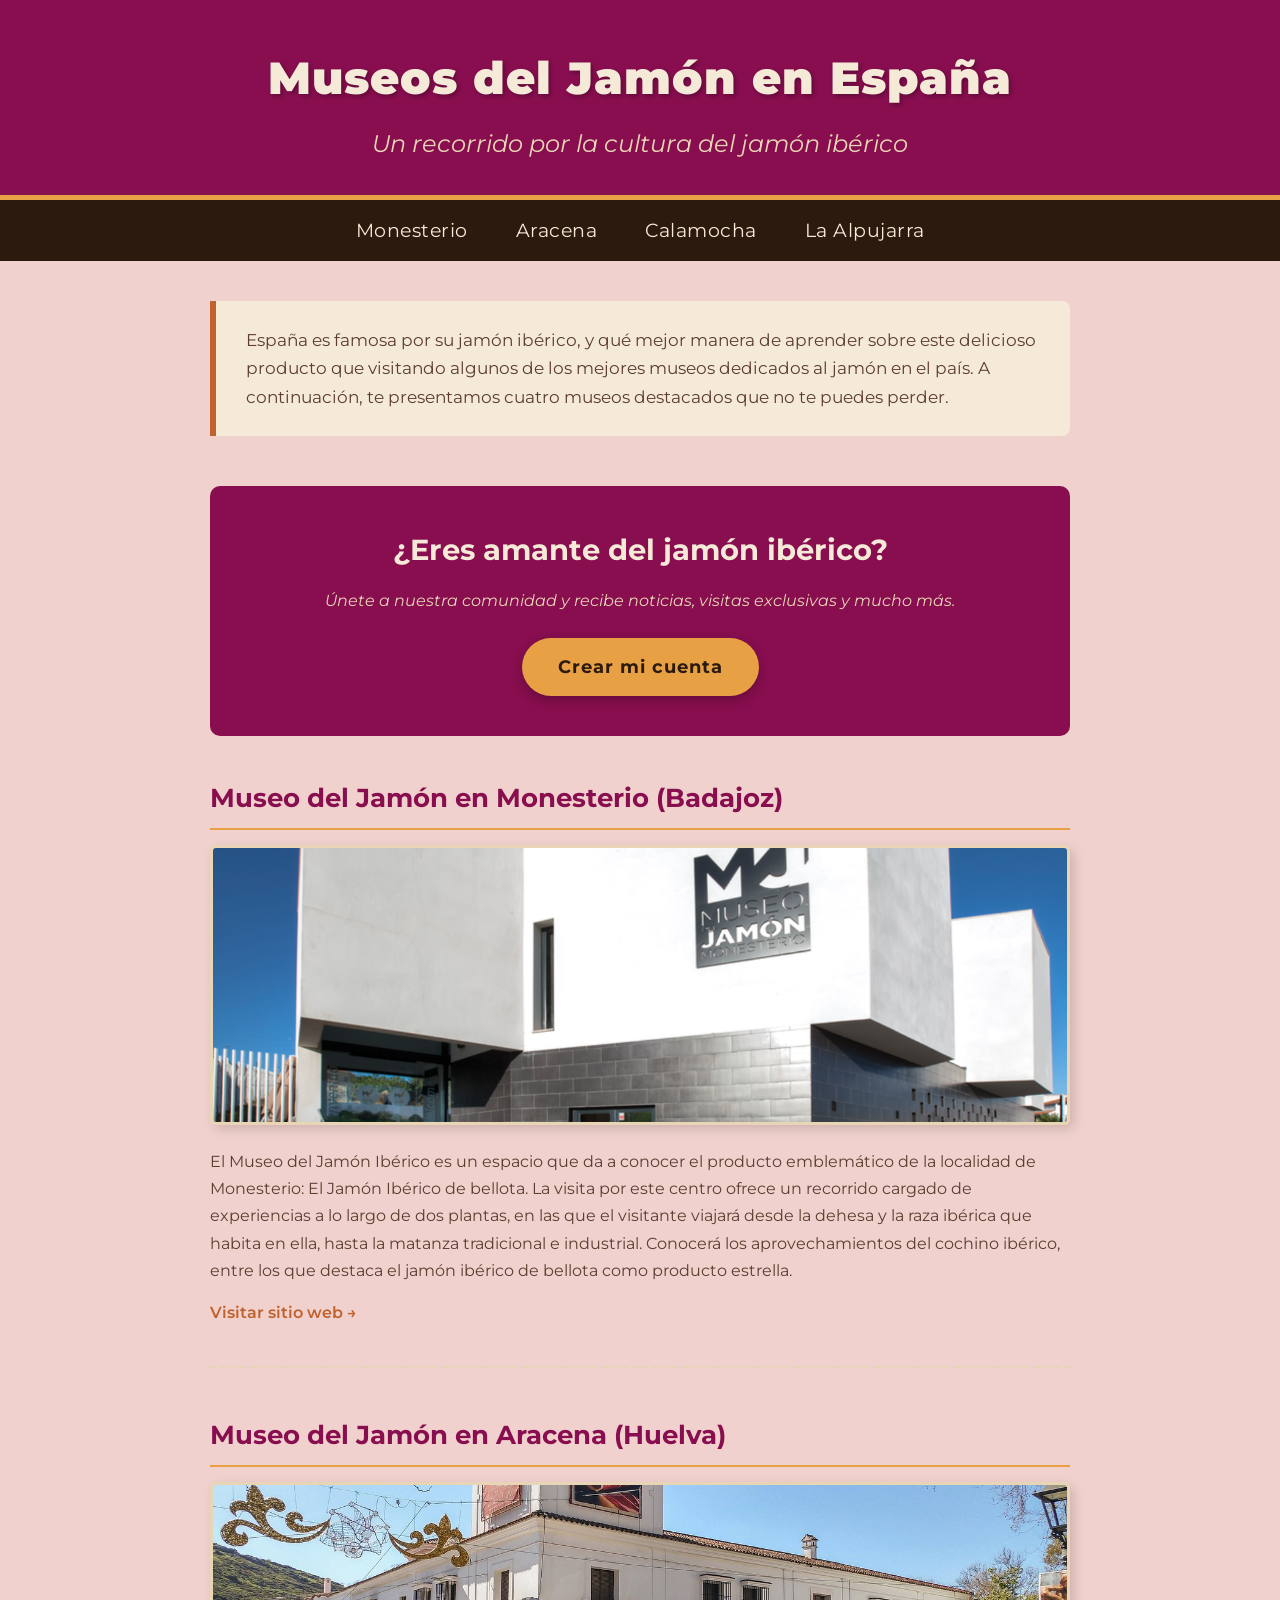
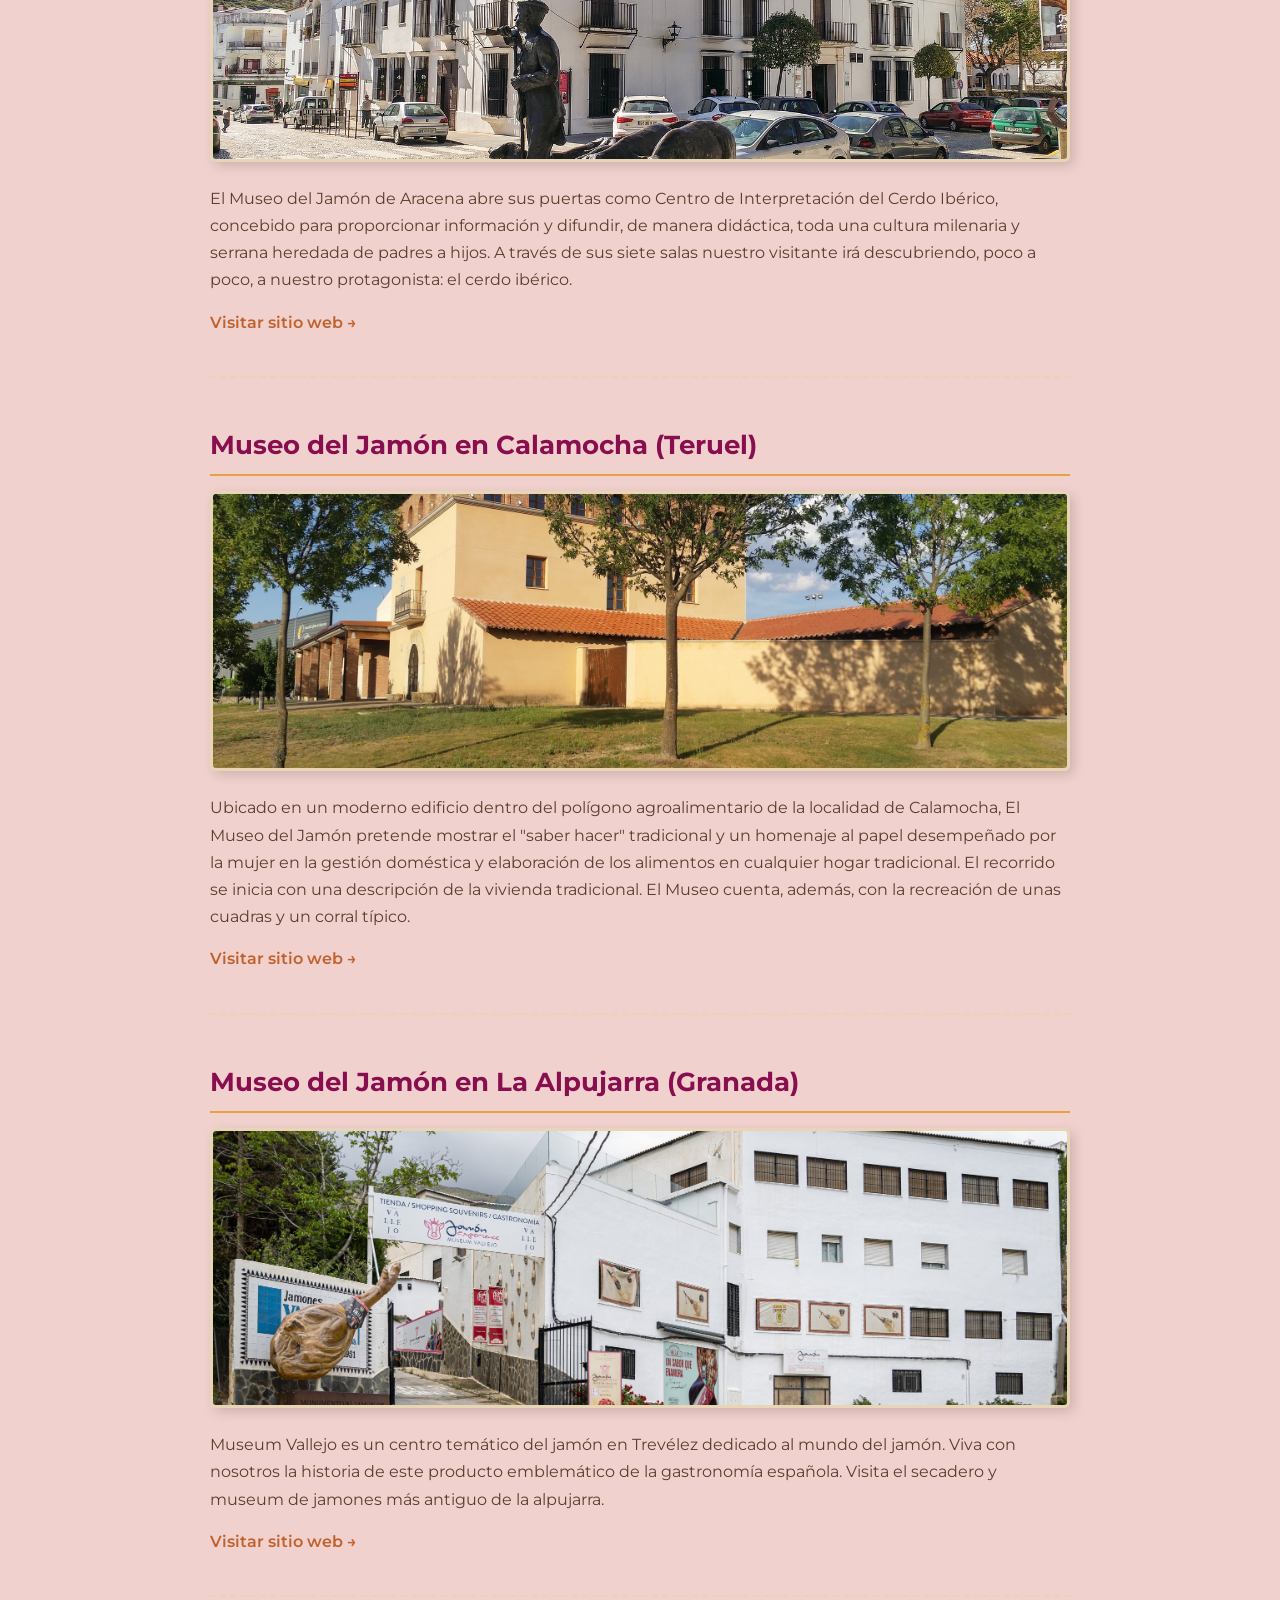
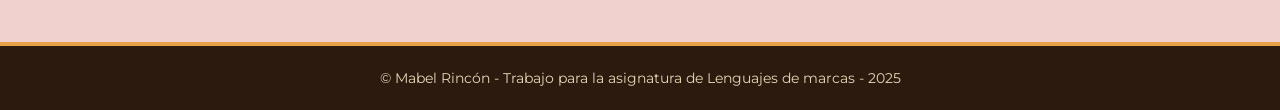
<file: index.html>
<!DOCTYPE html>
<html lang="es">

<head>
    <meta charset="UTF-8">
    <meta name="viewport" content="width=device-width, initial-scale=1.0">
    <title>Museos del Jamón en España</title>
    <link href="https://fonts.googleapis.com/css?family=Montserrat" rel="stylesheet" type="text/css">
    <link rel="stylesheet" href="estilos/jamon.css">
</head>

<body>

    <header>
        <h1>Museos del Jamón en España</h1>
        <p class="subtitulo">Un recorrido por la cultura del jamón ibérico</p>
    </header>

    <nav>
        <ul>
            <li><a href="#badajoz">Monesterio</a></li>
            <li><a href="#huelva">Aracena</a></li>
            <li><a href="#teruel">Calamocha</a></li>
            <li><a href="#granada">La Alpujarra</a></li>
        </ul>
    </nav>

    <main>

        <section class="intro">
            <p>
                España es famosa por su jamón ibérico, y qué mejor manera de aprender sobre este
                delicioso producto que visitando algunos de los mejores museos dedicados al jamón
                en el país. A continuación, te presentamos cuatro museos destacados que no te puedes perder.
            </p>
        </section>

        <section class="seccion-registro">
            <h2>¿Eres amante del jamón ibérico?</h2>
            <p>Únete a nuestra comunidad y recibe noticias, visitas exclusivas y mucho más.</p>
            <a href="formulario.html" class="btn-registro">Crear mi cuenta</a>
        </section>


        <article class="museo" id="badajoz">
            <h2>Museo del Jamón en Monesterio (Badajoz)</h2>
            <a href="http://www.museodeljamondemonesterio.com/index/index.html" target="_blank">
                <img src="imagenes/museo_monesterio.png" alt="Entrada al Museo del Jamón en Monesterio"
                    title="Museo del Jamón - Monesterio (Badajoz)">
            </a>
            <p>
                El Museo del Jamón Ibérico es un espacio que da a conocer el producto emblemático de la localidad
                de Monesterio: El Jamón Ibérico de bellota. La visita por este centro ofrece un recorrido cargado
                de experiencias a lo largo de dos plantas, en las que el visitante viajará desde la dehesa y la raza
                ibérica que habita en ella, hasta la matanza tradicional e industrial. Conocerá los aprovechamientos
                del cochino ibérico, entre los que destaca el jamón ibérico de bellota como producto estrella.
            </p>
            <a href="http://www.museodeljamondemonesterio.com/index/index.html" target="_blank">Visitar sitio web →</a>
        </article>

        <article class="museo" id="huelva">
            <h2>Museo del Jamón en Aracena (Huelva)</h2>
            <a href="https://www.aracena.es/es/municipio/museo/" target="_blank">
                <img src="imagenes/museo_aracena.jpg" alt="Entrada al Museo del Jamón en Aracena"
                    title="Museo del Jamón - Aracena (Huelva)">
            </a>
            <p>
                El Museo del Jamón de Aracena abre sus puertas como Centro de Interpretación del Cerdo Ibérico,
                concebido para proporcionar información y difundir, de manera didáctica, toda una cultura milenaria
                y serrana heredada de padres a hijos. A través de sus siete salas nuestro visitante irá descubriendo,
                poco a poco, a nuestro protagonista: el cerdo ibérico.
            </p>
            <a href="https://www.aracena.es/es/municipio/museo/" target="_blank">Visitar sitio web →</a>
        </article>

        <article class="museo" id="teruel">
            <h2>Museo del Jamón en Calamocha (Teruel)</h2>
            <a href="https://culturadearagon.es/museos/museo-del-jamon/" target="_blank">
                <img src="imagenes/museo_calamocha.jpeg" alt="Entrada al Museo del Jamón en Calamocha"
                    title="Museo del Jamón - Calamocha (Teruel)">
            </a>
            <p>
                Ubicado en un moderno edificio dentro del polígono agroalimentario de la localidad de Calamocha,
                El Museo del Jamón pretende mostrar el "saber hacer" tradicional y un homenaje al papel desempeñado
                por la mujer en la gestión doméstica y elaboración de los alimentos en cualquier hogar tradicional.
                El recorrido se inicia con una descripción de la vivienda tradicional. El Museo cuenta, además, con
                la recreación de unas cuadras y un corral típico.
            </p>
            <a href="https://culturadearagon.es/museos/museo-del-jamon/" target="_blank">Visitar sitio web →</a>
        </article>

        <article class="museo" id="granada">
            <h2>Museo del Jamón en La Alpujarra (Granada)</h2>
            <a href="https://museumvallejo.com/" target="_blank">
                <img src="imagenes/museo_laAlpujarra.jpg" alt="Entrada al Museo del Jamón en La Alpujarra"
                    title="Museo del Jamón - La Alpujarra (Granada)">
            </a>
            <p>
                Museum Vallejo es un centro temático del jamón en Trevélez dedicado al mundo del jamón.
                Viva con nosotros la historia de este producto emblemático de la gastronomía española.
                Visita el secadero y museum de jamones más antiguo de la alpujarra.
            </p>
            <a href="https://museumvallejo.com/" target="_blank">Visitar sitio web →</a>
        </article>

    </main>

    <footer>
        <p>© Mabel Rincón - Trabajo para la asignatura de Lenguajes de marcas - 2025</p>
    </footer>

</body>

</html>
</file>
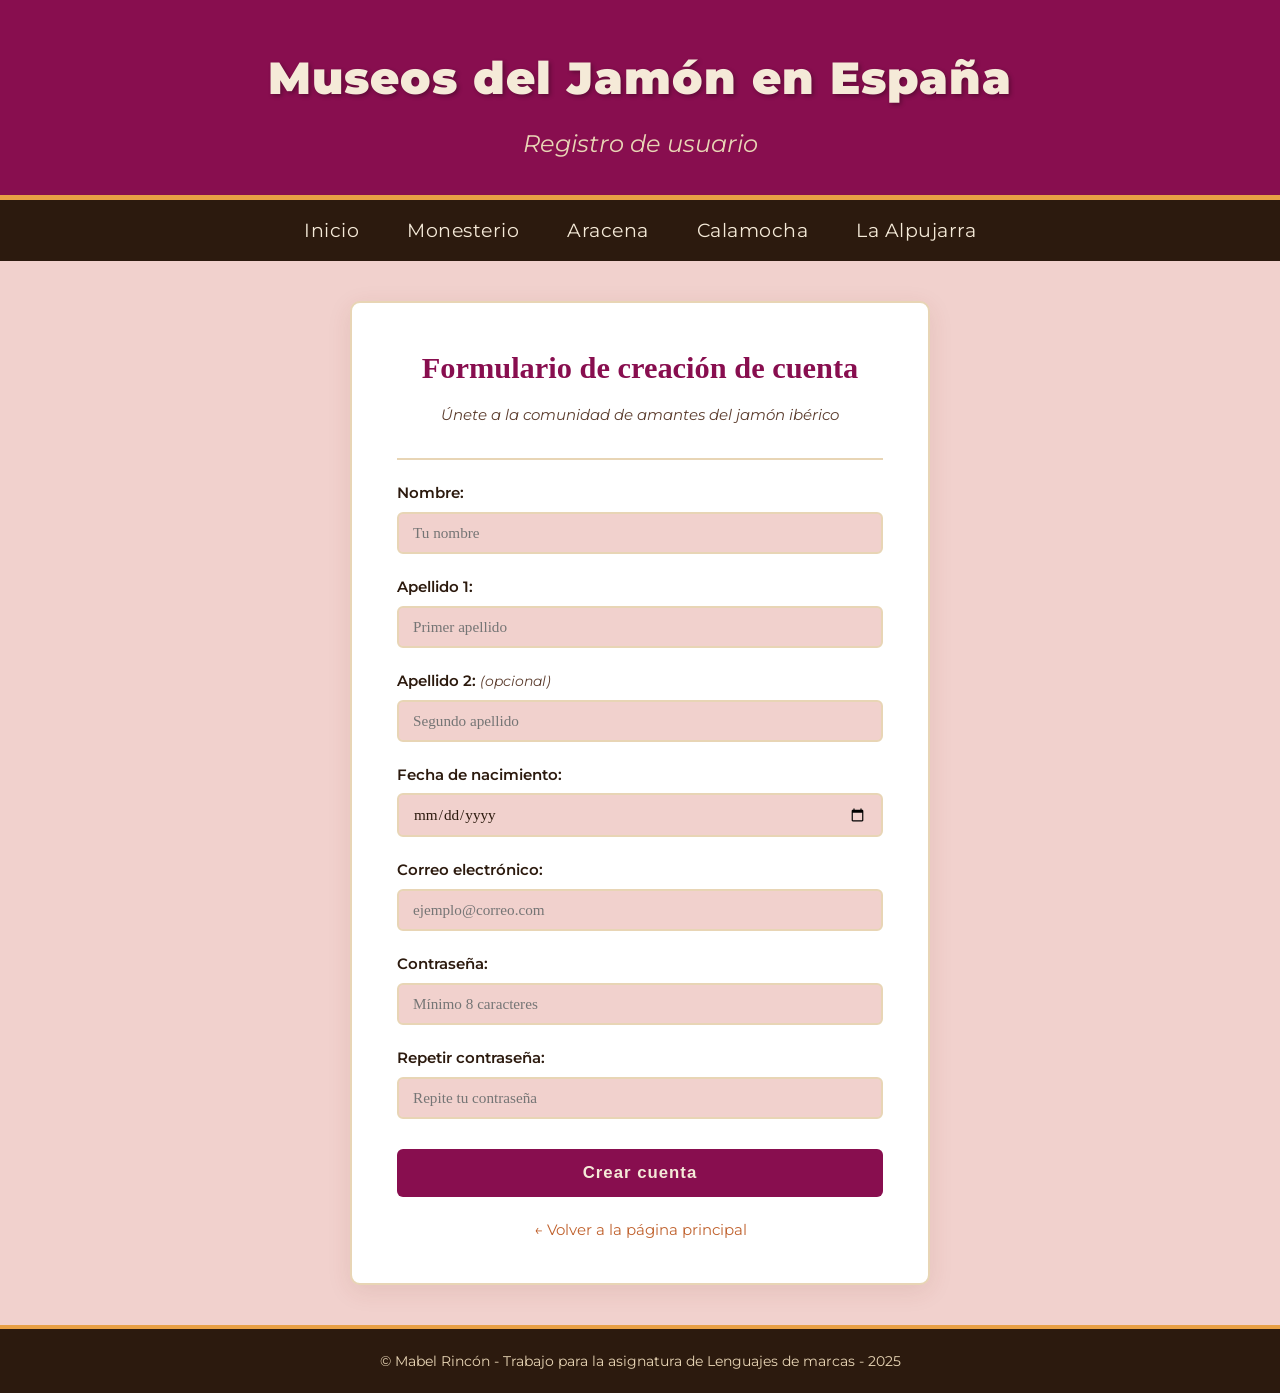
<file: formulario.html>
<!DOCTYPE html>
<html lang="es">

<head>
    <meta charset="UTF-8">
    <meta name="viewport" content="width=device-width, initial-scale=1.0">
    <title>Crear cuenta - Museos del Jamón</title>
    <link href="https://fonts.googleapis.com/css?family=Montserrat" rel="stylesheet" type="text/css">
    <link rel="stylesheet" href="estilos/jamon.css">
</head>

<body>

    <header>
        <h1>Museos del Jamón en España</h1>
        <p class="subtitulo">Registro de usuario</p>
    </header>

    <nav>
        <ul>
            <li><a href="index.html">Inicio</a></li>
            <li><a href="index.html#badajoz">Monesterio</a></li>
            <li><a href="index.html#huelva">Aracena</a></li>
            <li><a href="index.html#teruel">Calamocha</a></li>
            <li><a href="index.html#granada">La Alpujarra</a></li>
        </ul>
    </nav>

    <div class="contenedor-formulario">

        <div class="caja-formulario">

            <h1>Formulario de creación de cuenta</h1>
            <p class="subtitulo-form">Únete a la comunidad de amantes del jamón ibérico</p>

            <hr class="separador">

            <form id="formulario-registro" novalidate>

                <div class="campo">
                    <label for="nombre">Nombre:</label>
                    <input type="text" id="nombre" name="nombre" placeholder="Tu nombre">
                    <span class="mensaje-error" id="error-nombre">Por favor, introduce tu nombre.</span>
                </div>

                <div class="campo">
                    <label for="apellido1">Apellido 1:</label>
                    <input type="text" id="apellido1" name="apellido1" placeholder="Primer apellido">
                    <span class="mensaje-error" id="error-apellido1">Por favor, introduce tu primer apellido.</span>
                </div>

                <div class="campo">
                    <label for="apellido2">Apellido 2: <span class="opcional">(opcional)</span></label>
                    <input type="text" id="apellido2" name="apellido2" placeholder="Segundo apellido">
                </div>

                <div class="campo">
                    <label for="fechaNacimiento">Fecha de nacimiento:</label>
                    <input type="date" id="fechaNacimiento" name="fechaNacimiento">
                    <span class="mensaje-error" id="error-fecha">Por favor, introduce tu fecha de nacimiento.</span>
                </div>

                <div class="campo">
                    <label for="email">Correo electrónico:</label>
                    <input type="text" id="email" name="email" placeholder="ejemplo@correo.com">
                    <span class="mensaje-error" id="error-email">Por favor, introduce un correo electrónico válido
                        (texto@texto.texto).</span>
                </div>

                <div class="campo">
                    <label for="contrasena">Contraseña:</label>
                    <input type="password" id="contrasena" name="contrasena" placeholder="Mínimo 8 caracteres">
                    <span class="mensaje-error" id="error-contrasena">La contraseña debe tener al menos 8
                        caracteres.</span>
                </div>

                <div class="campo">
                    <label for="repetirContrasena">Repetir contraseña:</label>
                    <input type="password" id="repetirContrasena" name="repetirContrasena"
                        placeholder="Repite tu contraseña">
                    <span class="mensaje-error" id="error-repetir">Las contraseñas no coinciden.</span>
                </div>

                <button type="button" class="btn-enviar" onclick="validarFormulario()">Crear cuenta</button>

            </form>

            <div class="mensaje-exito" id="mensaje-exito">
                <strong id="texto-exito">¡Cuenta creada con éxito!</strong>
                <span>Bienvenido/a a la comunidad de los Museos del Jamón.</span>
            </div>

            <a href="index.html" class="enlace-volver">← Volver a la página principal</a>

        </div>

    </div>

    <footer>
        <p>© Mabel Rincón - Trabajo para la asignatura de Lenguajes de marcas - 2025</p>
    </footer>

    <script src="validaciones.js"></script>
</body>

</html>
</file>
<file: estilos/jamon.css>
:root {
    --color-primario: #880e4f;
    --color-secundario: #c0622e;
    --color-acento: #e8a045;
    --color-crema: #f5ead8;
    --color-crema-oscuro: #e8d5b5;
    --color-texto: #2c1a0e;
    --color-texto-claro: #5c3d2e;
    --color-fondo: #f1d1cd;
    --color-exito: #4a7c4e;
    --color-error: #c0392b;
}


* {
    margin: 0;
    padding: 0;
    box-sizing: border-box;
}

body {
    font-family: Montserrat, Arial, sans-serif;
    background-color: var(--color-fondo);
    color: var(--color-texto);
    line-height: 1.7;
}

header {
    background-color: var(--color-primario);
    color: var(--color-crema);
    text-align: center;
    padding: 40px 20px 30px;
    border-bottom: 5px solid var(--color-acento);
    position: relative;
}

header h1 {
    font-size: 2.8rem;
    font-weight: 900;
    letter-spacing: 1px;
    text-shadow: 2px 2px 4px rgba(0, 0, 0, 0.3);
}

header p.subtitulo {
    font-style: italic;
    color: var(--color-crema-oscuro);
    margin-top: 8px;
    font-size: 1.50rem;
}

nav {
    background-color: var(--color-texto);
    text-align: center;
    padding: 0;
}

nav ul {
    list-style: none;
    display: flex;
    justify-content: center;
    flex-wrap: wrap;
}

nav ul li a {
    display: block;
    color: var(--color-crema);
    text-decoration: none;
    padding: 14px 24px;
    font-size: 1.2rem;
    letter-spacing: 0.5px;
    transition: background-color 0.3s, color 0.3s;
}

nav ul li a:hover {
    background-color: var(--color-secundario);
    color: var(--color-acento);
}

main {
    max-width: 900px;
    margin: 40px auto;
    padding: 0 20px;
}

.intro {
    background-color: var(--color-crema);
    border-left: 6px solid var(--color-secundario);
    padding: 25px 30px;
    margin-bottom: 40px;
    border-radius: 0 8px 8px 0;
}

.intro p {
    font-size: 1.05rem;
    color: var(--color-texto-claro);
}


.museo {
    display: flex;
    flex-direction: column;
    gap: 15px;
    margin-bottom: 45px;
    padding-bottom: 40px;
    border-bottom: 2px dashed var(--color-crema-oscuro);
}

.museo h2 {
    color: var(--color-primario);
    font-size: 1.6rem;
    border-bottom: 2px solid var(--color-acento);
    padding-bottom: 8px;
}

.museo img {
    width: 100%;
    max-height: 280px;
    object-fit: cover;
    border-radius: 6px;
    border: 3px solid var(--color-crema-oscuro);
    box-shadow: 4px 4px 12px rgba(0, 0, 0, 0.15);
}

.museo p {
    color: var(--color-texto-claro);
    font-size: 1rem;
}

.museo a {
    color: var(--color-secundario);
    font-weight: 600;
    text-decoration: none;
}

.museo a:hover {
    text-decoration: underline;
    color: var(--color-primario);
}

.seccion-registro {
    background-color: var(--color-primario);
    color: var(--color-crema);
    text-align: center;
    padding: 40px 30px;
    border-radius: 10px;
    margin: 50px 0 40px;
}

.seccion-registro h2 {
    font-size: 1.8rem;
    margin-bottom: 12px;
}

.seccion-registro p {
    margin-bottom: 24px;
    color: var(--color-crema-oscuro);
    font-style: italic;
}

.btn-registro {
    display: inline-block;
    background-color: var(--color-acento);
    color: var(--color-texto);
    font-size: 1.1rem;
    font-weight: 700;
    padding: 14px 36px;
    border-radius: 50px;
    text-decoration: none;
    letter-spacing: 1px;
    box-shadow: 0 4px 12px rgba(0, 0, 0, 0.25);
    transition: background-color 0.3s, transform 0.2s;
}

.btn-registro:hover {
    background-color: #d4892a;
    transform: translateY(-2px);
}

footer {
    background-color: var(--color-texto);
    color: var(--color-crema-oscuro);
    text-align: center;
    padding: 20px;
    font-size: 0.9rem;
    border-top: 4px solid var(--color-acento);
}

.contenedor-formulario {
    max-width: 620px;
    margin: 40px auto;
    padding: 0 20px;
}

.caja-formulario {
    background-color: #fff;
    border: 2px solid var(--color-crema-oscuro);
    border-radius: 10px;
    padding: 40px 45px;
    box-shadow: 0 6px 24px rgba(122, 45, 30, 0.1);
}

.caja-formulario h1 {
    font-family: 'Playfair Display', serif;
    color: var(--color-primario);
    font-size: 1.9rem;
    text-align: center;
    margin-bottom: 8px;
}

.subtitulo-form {
    text-align: center;
    color: var(--color-texto-claro);
    font-style: italic;
    margin-bottom: 30px;
    font-size: 0.95rem;
}

.separador {
    border: none;
    border-top: 2px solid var(--color-crema-oscuro);
    margin: 20px 0;
}

.campo {
    margin-bottom: 20px;
}

.campo label {
    display: block;
    font-weight: 600;
    color: var(--color-texto);
    margin-bottom: 6px;
    font-size: 0.95rem;
}

.campo label .opcional {
    font-weight: 400;
    color: var(--color-texto-claro);
    font-style: italic;
    font-size: 0.85rem;
}

.campo input {
    width: 100%;
    padding: 10px 14px;
    border: 2px solid var(--color-crema-oscuro);
    border-radius: 6px;
    font-family: 'Lora', serif;
    font-size: 0.95rem;
    color: var(--color-texto);
    background-color: var(--color-fondo);
    transition: border-color 0.25s, box-shadow 0.25s;
}

.campo input:focus {
    outline: none;
    border-color: var(--color-secundario);
    box-shadow: 0 0 0 3px rgba(192, 98, 46, 0.15);
    background-color: #fff;
}

.campo input.error {
    border-color: var(--color-error);
    background-color: #fff5f5;
}

.campo input.valido {
    border-color: var(--color-exito);
}

.mensaje-error {
    color: var(--color-error);
    font-size: 0.83rem;
    margin-top: 5px;
    display: none;
    font-style: italic;
}

.mensaje-error.visible {
    display: block;
}

.btn-enviar {
    width: 100%;
    background-color: var(--color-primario);
    color: var(--color-crema);
    font-size: 1.05rem;
    font-weight: 700;
    padding: 14px;
    border: none;
    border-radius: 6px;
    cursor: pointer;
    letter-spacing: 1px;
    margin-top: 10px;
    transition: background-color 0.3s, transform 0.2s;
}

.btn-enviar:hover {
    background-color: var(--color-secundario);
    transform: translateY(-1px);
}

.mensaje-exito {
    display: none;
    background-color: #eaf6ea;
    border: 2px solid var(--color-exito);
    border-radius: 8px;
    padding: 20px 25px;
    text-align: center;
    color: #2d5a31;
    font-size: 1.05rem;
    margin-top: 20px;
}

.mensaje-exito.visible {
    display: block;
}

.mensaje-exito strong {
    font-size: 1.2rem;
    display: block;
    margin-bottom: 8px;
}

.enlace-volver {
    display: block;
    text-align: center;
    margin-top: 20px;
    color: var(--color-secundario);
    text-decoration: none;
    font-size: 0.95rem;
}

.enlace-volver:hover {
    text-decoration: underline;
}

@media (max-width: 600px) {
    header h1 {
        font-size: 1.8rem;
    }

    .caja-formulario {
        padding: 25px 20px;
    }
}
</file>
